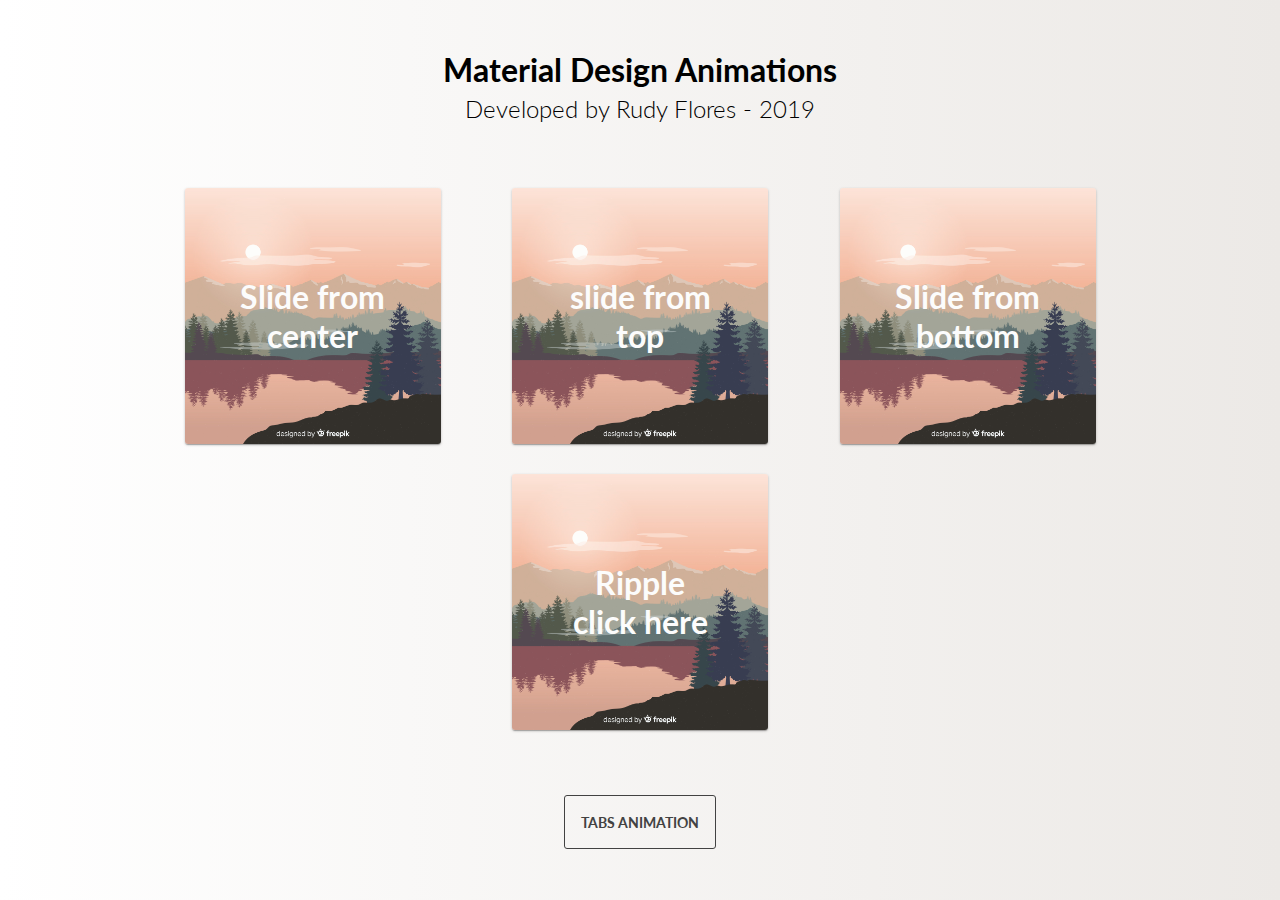
<file: index.html>
<!DOCTYPE html>
<html lang="en">
<head>
    <meta charset="UTF-8">
    <meta name="viewport" content="width=device-width, initial-scale=1.0">
    <meta http-equiv="X-UA-Compatible" content="ie=edge">
    <meta name="theme-color" content="#212121" />
    <link rel="stylesheet" href="./css/style.css">
    <title>sample</title>
</head>
<body onload="setup()">
    <h1 id="app-name">Material Design Animations</h1>
    <h2 id="sub">Developed by Rudy Flores - 2019</h2>
    <div id="container">
        <div id="square-1" class="square">
            <h1 id="t1" class="title">Slide from<br/> center</h1>
        </div>
        <div id="square-2" class="square">
            <h1 id="t2" class="title">slide from<br/> top</h1>
        </div>
        <div id="square-3" class="square">
            <h1 id="t3" class="title">Slide from<br/> bottom</h1>
        </div>
        <div id="square-4" class="square">
            <h1 id="t4" class="title">Ripple<br/>click here</h1>
        </div>
    </div>
    <a href="./tabs.html">
        <button class="btn-section">TABS ANIMATION</button>
    </a>
</body>
<script src="script.js"></script>
</html>
</file>
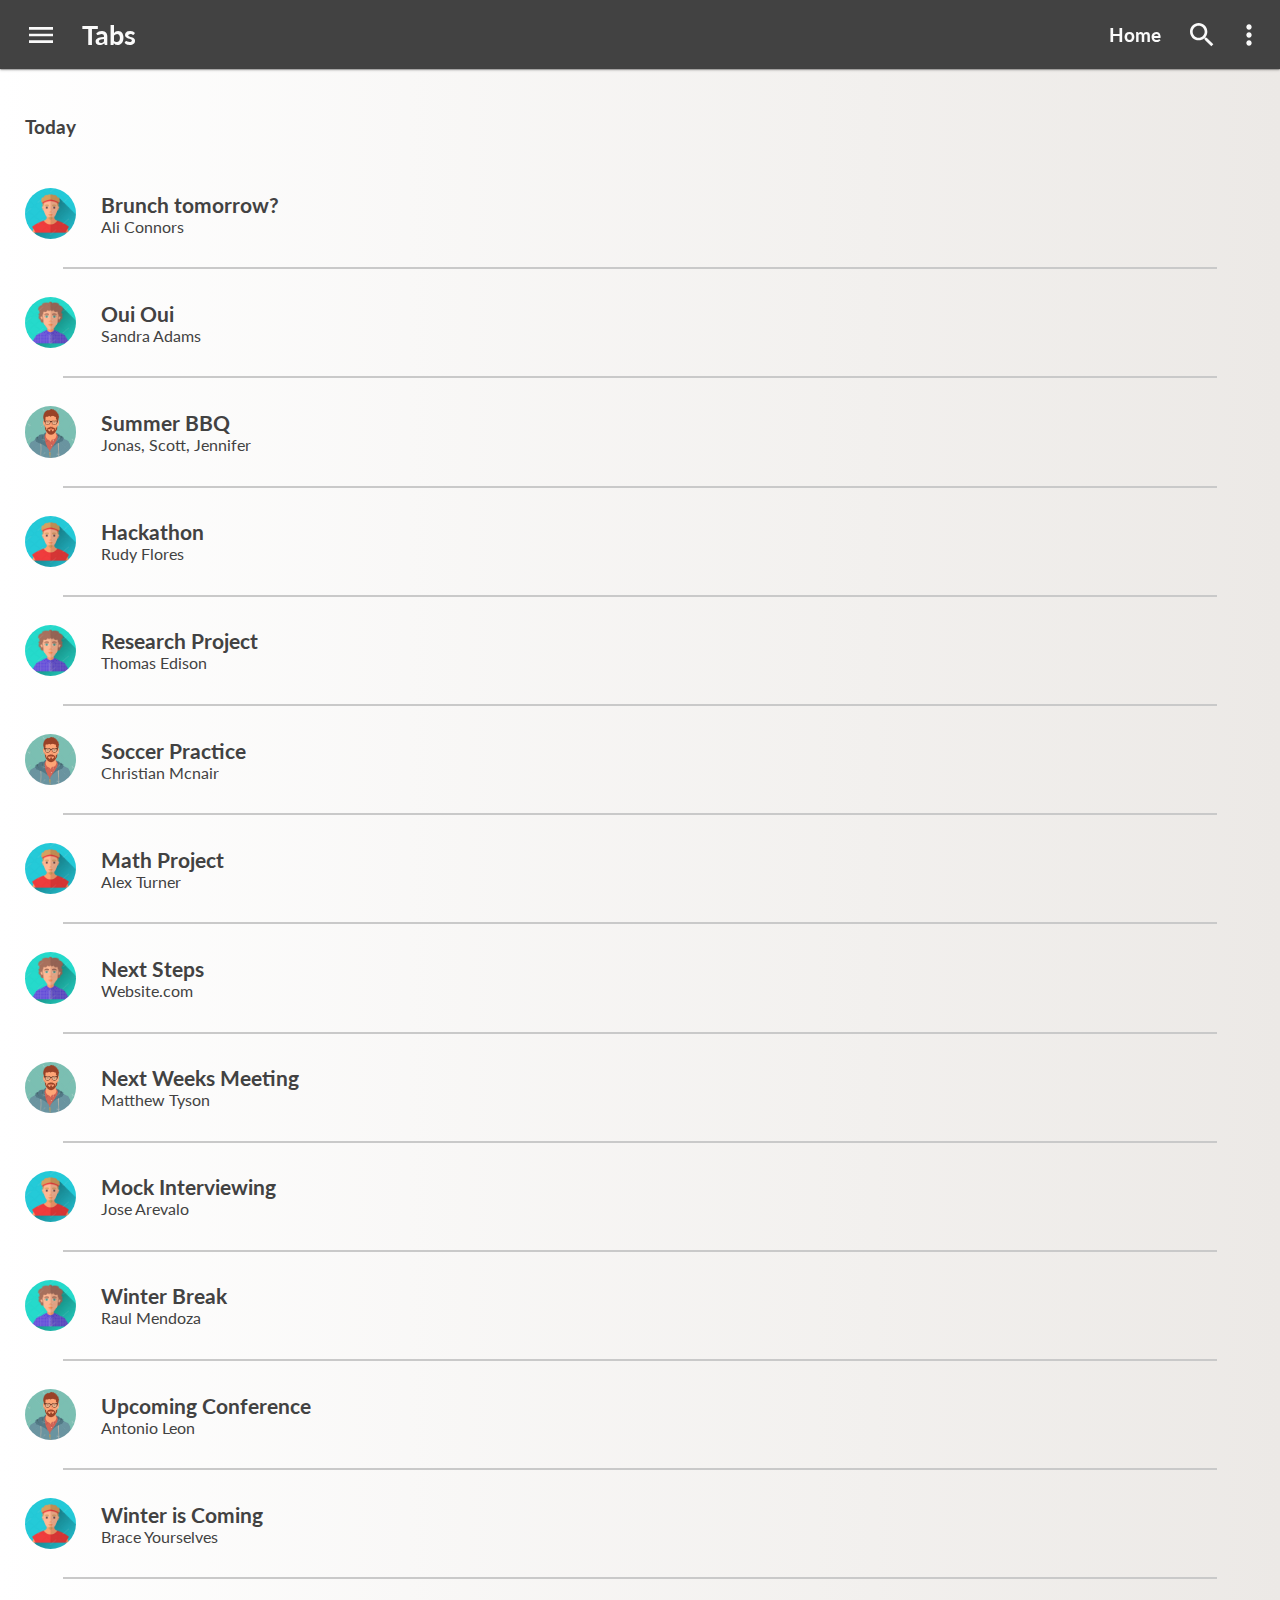
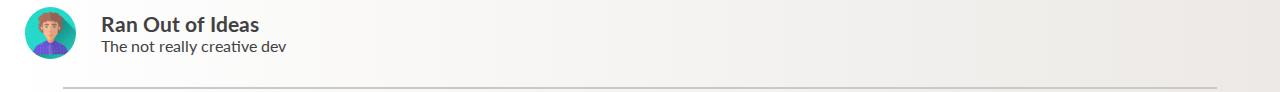
<file: tabs.html>
<!DOCTYPE html>
<html lang="en">
<head>
    <meta charset="UTF-8">
    <meta name="viewport" content="width=device-width, initial-scale=1.0">
    <meta http-equiv="X-UA-Compatible" content="ie=edge">
    <meta name="theme-color" content="#212121" />
    <link rel="stylesheet" href="./css/tabs.css">
    <title>sample</title>
</head>
<body id="main">
    <div id="nav">
        <div class="wrapper">
            <img src="img/menu.svg" id="menu" class="icon"/>
            <h1 id="title">Tabs</h1>
        </div>
        <div class="wrapper">
            <a href="index.html"><h3 id="back">Home</h3></a>
            <img src="img/search.svg" id="search" class="icon"/>
            <img src="img/more.svg" id="more" class="icon"/>
        </div>
    </div>
    <div id="placeholder"></div>
    <div id="content">
        <h2 id="day">Today</h2>
        <!-- Tab #1 -->
        <div class="tab ripple">
            <img src="img/portrait-one.jpg" class="portrait"/>
            <div class="wrapper-col">
                <h3 class="subject">Brunch tomorrow?</h3>
                <p class="name">Ali Connors</p>
            </div>
        </div>
        <hr>
        <!-- Tab #2 -->
        <div class="tab ripple">
            <img src="img/portrait-two.jpg" class="portrait"/>
            <div class="wrapper-col">
                <h3 class="subject">Oui Oui</h3>
                <p class="name">Sandra Adams</p>
            </div>
        </div>
        <hr>
        <!-- Tab #3 -->
        <div class="tab ripple">
            <img src="img/portrait-three.jpg" class="portrait"/>
            <div class="wrapper-col">
                <h3 class="subject">Summer BBQ</h3>
                <p class="name">Jonas, Scott, Jennifer</p>
            </div>
        </div>
        <hr>
        <!-- Tab #4 -->
        <div class="tab ripple">
            <img src="img/portrait-one.jpg" class="portrait"/>
            <div class="wrapper-col">
                <h3 class="subject">Hackathon</h3>
                <p class="name">Rudy Flores</p>
            </div>
        </div>
        <hr>
        <!-- Tab #5 -->
        <div class="tab ripple">
            <img src="img/portrait-two.jpg" class="portrait"/>
            <div class="wrapper-col">
                <h3 class="subject">Research Project</h3>
                <p class="name">Thomas Edison</p>
            </div>
        </div>
        <hr>
        <!-- Tab #6 -->
        <div class="tab ripple">
            <img src="img/portrait-three.jpg" class="portrait"/>
            <div class="wrapper-col">
                <h3 class="subject">Soccer Practice</h3>
                <p class="name">Christian Mcnair</p>
            </div>
        </div>
        <hr>
        <!-- Tab #7 -->
        <div class="tab ripple">
            <img src="img/portrait-one.jpg" class="portrait"/>
            <div class="wrapper-col">
                <h3 class="subject">Math Project</h3>
                <p class="name">Alex Turner</p>
            </div>
        </div>
        <hr>
        <!-- Tab #8 -->
        <div class="tab ripple">
            <img src="img/portrait-two.jpg" class="portrait"/>
            <div class="wrapper-col">
                <h3 class="subject">Next Steps</h3>
                <p class="name">Website.com</p>
            </div>
        </div>
        <hr>
        <!-- Tab #9 -->
        <div class="tab ripple">
            <img src="img/portrait-three.jpg" class="portrait"/>
            <div class="wrapper-col">
                <h3 class="subject">Next Weeks Meeting</h3>
                <p class="name">Matthew Tyson</p>
            </div>
        </div>
        <hr>
        <!-- Tab #10 -->
        <div class="tab ripple">
            <img src="img/portrait-one.jpg" class="portrait"/>
            <div class="wrapper-col">
                <h3 class="subject">Mock Interviewing</h3>
                <p class="name">Jose Arevalo</p>
            </div>
        </div>
        <hr>
        <!-- Tab #11 -->
        <div class="tab ripple">
            <img src="img/portrait-two.jpg" class="portrait"/>
            <div class="wrapper-col">
                <h3 class="subject">Winter Break</h3>
                <p class="name">Raul Mendoza</p>
            </div>
        </div>
        <hr>
        <!-- Tab #12 -->
        <div class="tab ripple">
            <img src="img/portrait-three.jpg" class="portrait"/>
            <div class="wrapper-col">
                <h3 class="subject">Upcoming Conference</h3>
                <p class="name">Antonio Leon</p>
            </div>
        </div>
        <hr>
        <!-- Tab #13 -->
        <div class="tab ripple">
            <img src="img/portrait-one.jpg" class="portrait"/>
            <div class="wrapper-col">
                <h3 class="subject">Winter is Coming</h3>
                <p class="name">Brace Yourselves</p>
            </div>
        </div>
        <hr>
        <!-- Tab #14 -->
        <div class="tab ripple">
            <img src="img/portrait-two.jpg" class="portrait"/>
            <div class="wrapper-col">
                <h3 class="subject">Ran Out of Ideas</h3>
                <p class="name">The not really creative dev</p>
            </div>
        </div>
        <hr>
    </div>
</body>
<script src="./js/tabs.js"></script>
</html>
</file>
<file: css/style.css>
@import url('https://fonts.googleapis.com/css?family=Lato:100,300,400,700,900&display=swap');

body, html {
    margin: 0;
}

html {
    background: linear-gradient(to left, #ece9e6, #ffffff);
    -webkit-tap-highlight-color: transparent;
    user-select: none;
}

body {
    font-size: 16px;
    display: flex;
    flex-flow: column nowrap;
    justify-content: center;
    align-items: center;
    font-family: 'Lato', sans-serif;
}

#app-name {
    margin: 50px 10px 5px;
    text-align: center;
}

#sub {
    margin:0px 10px 50px;
    font-weight: 300;
}

#container {
    display: flex;
    flex-flow: row wrap;
    width:80vw;
    justify-content: space-evenly;
    align-items: center;
}

.square {
    user-select: none;
    width: 256px;
    height: 256px;
    margin:15px;
    border-radius: 3px;
    background: url('../img/sample-one.jpg');
    background-repeat: no-repeat;
    background-size: contain;
    overflow: hidden;
    display: flex;
    justify-content: center;
    align-items: center;
    box-shadow: 0 1px 1px 0 rgba(0,0,0,0.14), 0 2px 1px -1px rgba(0,0,0,0.12), 0 1px 3px 0 rgba(0,0,0,0.20);
}

.title {
    position: absolute;
    color: #FCFCFC;
    text-align: center;
    margin: 0;
    font-size: 2em;
    z-index: 2;
}

.inner-square {
    height: 0%;
    width: 256px;
    background-color: #424242;
    border-radius: 3px;
    opacity:0.9;
}

.overlap {
    position: absolute;
    z-index: 1;
}

a {
    all:unset;
}

.btn-section {
    all:unset;
    cursor: pointer;
    margin-top:50px;
    margin-bottom: 50px;
    min-width: 64px;
    height:36px;
    padding:8px 16px;
    border: 1px solid #424242;
    border-radius: 3px;
    color: #424242;
    font-size: 14px;
    font-weight: 700;
}

@keyframes slideIn {
    from {
        height: 0%;
    } 
    to {
        height: 100%;
    }
}

@keyframes slideOut {
    from {
        height: 100%;
    } 
    to {
        height: 0%;
    }
}

@keyframes ripple {
    0% {
        border-radius: 50%;
        width: 0px;
        height:0px;
        opacity: 1;
    } 
    50% {
        border-radius: 50%;
        width:256px;
        height:256px;
        opacity:1;
    }
    90% {
        opacity: .5;
        height: 256px;
    }
    100% {
        opacity: 0;
        height:256px;
    }
}
</file>
<file: css/tabs.css>
@import url('https://fonts.googleapis.com/css?family=Lato:100,300,400,700,900&display=swap');

html, body {
    margin:0;
    -webkit-tap-highlight-color: transparent;
}

html {
    font-size:16px;
    font-family: 'Lato', sans-serif;
    color:#424242;
    background: linear-gradient(to left, #ece9e6, #ffffff);
}

#nav {
    position: fixed;
    z-index: 2;
    right:0;
    left:0;
    display: flex;
    flex-flow: row nowrap;
    justify-content: space-between;
    align-items: center;
    color:#FAFAFA;
    background-color:#424242;
    box-shadow: 0 1px 1px 0 rgba(0,0,0,0.14), 0 2px 1px -1px rgba(0,0,0,0.12), 0 1px 3px 0 rgba(0,0,0,0.20);
}

.wrapper {
    display: flex;
    justify-content: center;
    align-items: center;
    margin:0;
}

.icon {
    height:2em;
    width:auto;
    cursor: pointer;
}

#placeholder {
    height:10vh;
}

#title {
    font-size:1.7em;
    user-select: none;
}

#menu {
    margin:0px 25px;
}

#back {
    cursor: pointer;
    margin-right:25px;
    user-select: none;
}

#search {
    margin-right: 15px;
}

#more {
    margin-right: 15px;
}

#content {
    display: flex;
    flex-flow: column nowrap;
}

#day {
    font-size: 1.2em;
    margin:25px;
}

/* tab configuration */
.tab {
    display: flex;
    flex-flow:row nowrap;
    justify-content: flex-start;
    align-items: center;
    flex:1;
}

.portrait {
    height:3.2em;
    width:auto;
    border-radius:50%;
    margin:25px;
}

.wrapper-col {
    display: flex;
    flex-flow: column nowrap;
    justify-content: center;
    align-items: flex-start;
    cursor: pointer;
}

.subject {
    margin:0;
    font-size: 1.3em;
    user-select: none;
}

.name {
    margin:0;
    font-size: 1em;
    user-select: none;
}

a {
    all:unset;
}

hr {
    border: 0.5px solid #c9c9c9;
    width:90%;
    margin:3px auto;
}

/* Ripple effect */
.ripple {
    background-position: center;
    transition: background 0.8s;
}
.ripple:hover {
    background: #c9c9c9 radial-gradient(circle, transparent 1%, #c9c9c9 1%) center/15000%;
}
.ripple:active {
    background-color: #969595;
    background-size: 100%;
    transition: background 0s;
}

#card {
    bottom: 0;
    width:100%;
    height:0%;
    position: absolute;
    display: flex;
    flex-flow: column nowrap;
    justify-content: flex-start;
    align-items: flex-start;
    z-index: 1;
    background-color: #ece9e6;
    animation: slideUp 1s cubic-bezier(0.165, 0.84, 0.44, 1) forwards;
}

#subject {
    margin:90px 25px 15px;
}



#paragraph {
    text-align: justify;
    font-size: 1.2em;
    font-weight: 300;
    margin:0px 25px 25px;
}

@keyframes slideUp {
    from {
        height: 0%;
    }
    to {
        height: 100%;
    }
}
</file>
